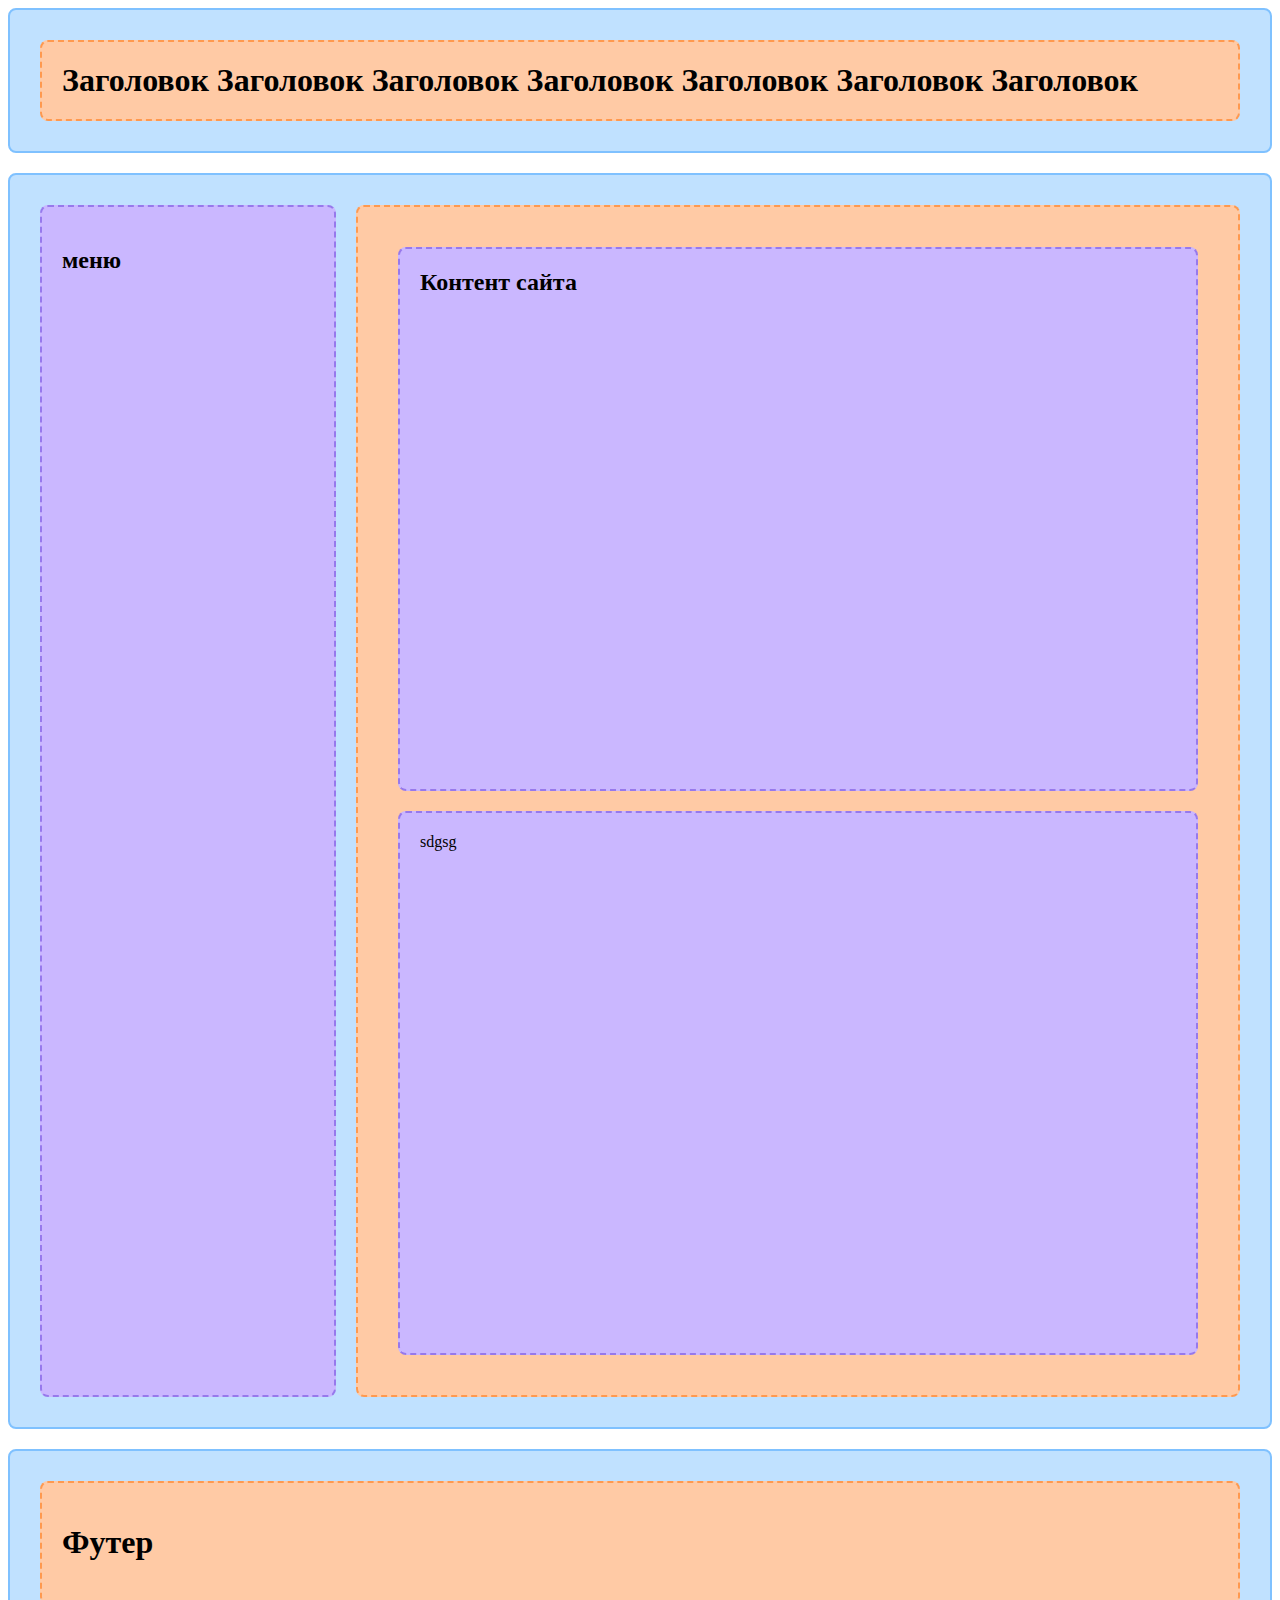
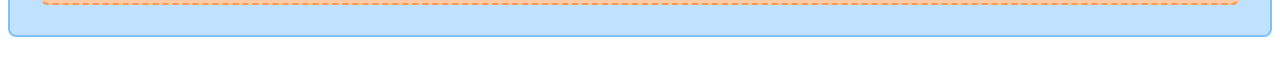
<file: Stroke/index.html>
<!Doctype html>
<html lang="ru">
    <head>
        <meta charset="utf-8">
        <link rel="stylesheet" href="stylestroke.css">
        <title>Разметка страницы</title>
        <meta name="Работа с разметкой страницы" content="Пробник работы с разметкой страницы для обучения пользования разными тегами">
    </head>
    <body>
      
        <div class="container">
          <header>
            <h1 class="header-text">Заголовок Заголовок Заголовок Заголовок Заголовок Заголовок Заголовок</h1>
          </header>
          <main>
            <div class="container-main">
              <aside><h2>меню</h2></aside>
              <div class="main-content">
                <div><h2 class="content-only">Контент сайта</h2></div>
                <div><section class="section-content">sdgsg</section></div>
              </div>
            </div>
          </main>
          <footer>
            <div class="footer-content">
                <div class="header-text"><h1>Футер</h1></div>
            </div>
          </footer>
        </div>
    </body>
</html>
</file>
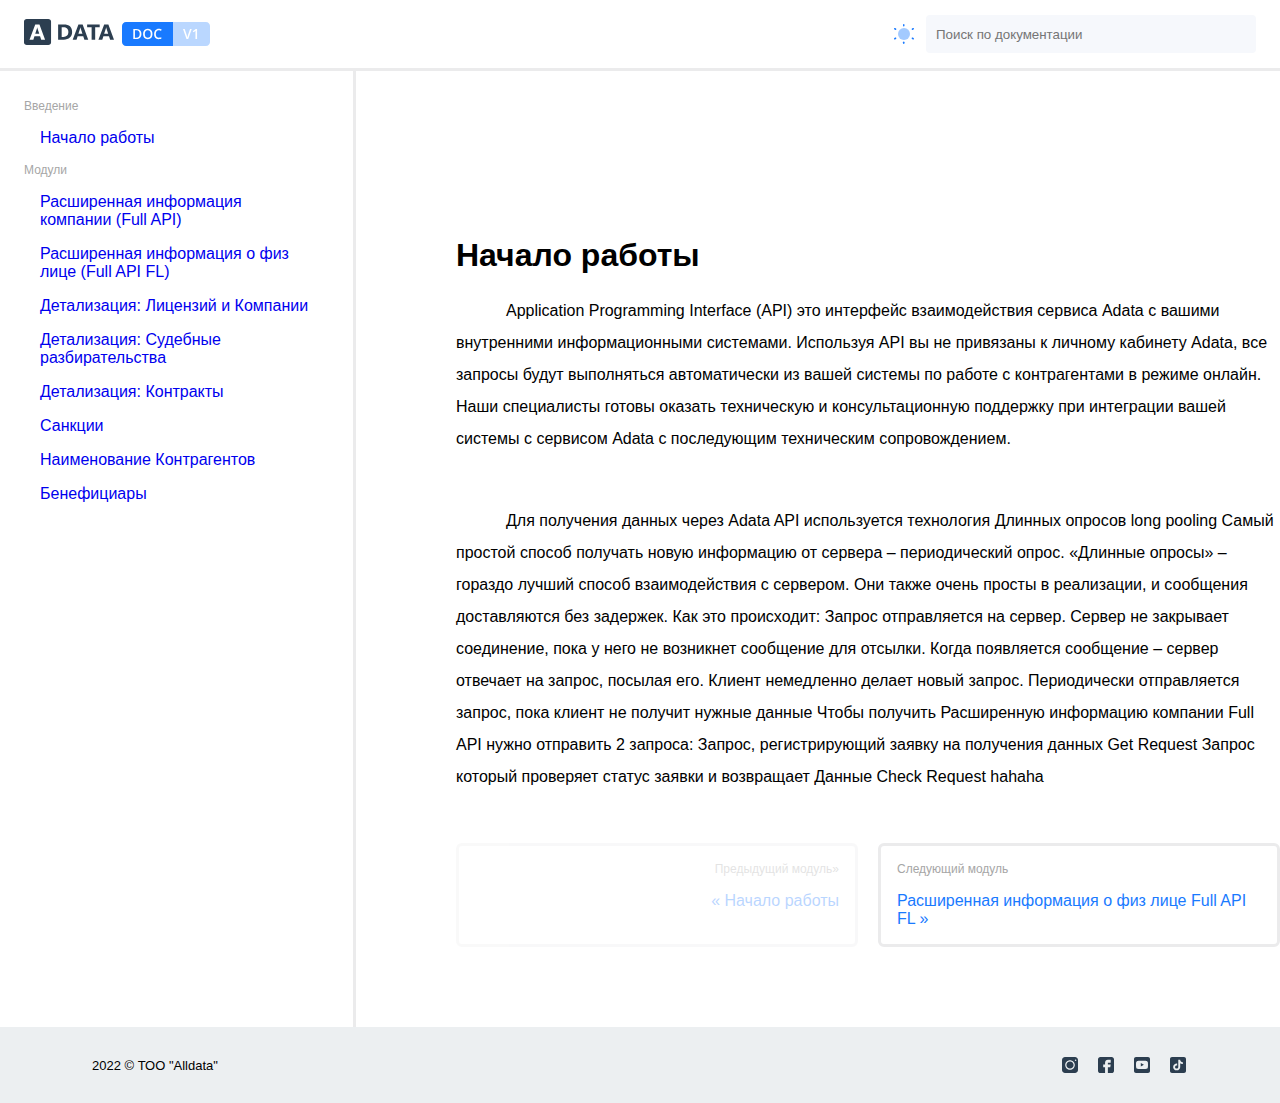
<file: API/api-main.html>
<!Doctype html>
<html lang="ru">
    <head>
        <meta charset="utf-8">
        <link rel="stylesheet" href="api-style.css">
        <title>Документация</title>
        <meta name="Работа api" content="Пробник работы с документаций по API для обучения">
    </head>
    <body>
        <header class="Header-block">
            <div class="Logo-in-line">
                <div class="adata-logo">
                    <img src="../API/images/Logo.svg">
                </div>
                <div class="doc-version">
                    <img src="../API/images/doc-1.svg">
                </div>
            </div>
            <div class="right-side-icon">
                    <div class="second-left-icon">
                        <img src="../API/images/brightness.svg">
                    </div>
                    <div>
                        <i class="input-search-icon"></i>
                        <input type="search" name="searchField" placeholder="Поиск по документации" class="search-input">
                    </div>
                </div>
        </header>
        <main class="main-app">
            <nav class="nav-space">
                <div class="sidenav">
                    <div>
                    <p class="second-text">Введение</p>
                    </div>
                    <div>
                        <p><a href="#">Начало работы</a></p>
                    </div>    
                    <div>
                        <p class="second-text">Модули</p>
                    </div>
                    <div>
                        <p><a href="#">Расширенная информация компании (Full API)</a></p>
                    </div>
                    <div>
                        <p><a href="#">Расширенная информация о физ лице (Full API FL)</a></p>
                    </div>
                    <div>
                        <p><a href="#">Детализация: Лицензий и Компании</a></p>
                    </div>
                    <div>
                        <p><a href="#">Детализация: Судебные разбирательства</a></p>
                    </div>
                    <div>
                        <p><a href="#">Детализация: Контракты</a></p>
                    </div>
                    <div>
                        <p><a href="#">Санкции</a></p>
                    </div>
                    <div>
                        <p><a href="#">Наименование Контрагентов</a></p>
                    </div>
                    <div>
                        <p><a href="#">Бенефициары</a></p>
                    </div>
                </div>
            </nav>
            <div class="main-content">
                <div>
                    <h1>Начало работы</h1>
                </div>
                <div class="space-content-text">
                   <div>
                       <p class="main-content-text">Application Programming Interface (API)  это интерфейс взаимодействия сервиса Adata с вашими внутренними информационными системами. Используя API вы не привязаны к личному кабинету Adata, все запросы будут выполняться автоматически из вашей системы по работе с контрагентами в режиме онлайн. Наши специалисты готовы оказать техническую и консультационную поддержку при интеграции вашей системы с сервисом Adata с последующим техническим сопровождением.</p>
                   </div>
                   <div>
                       <p class="main-content-text">Для получения данных через Adata API используется технология Длинных опросов long pooling
    
                        Самый простой способ получать новую информацию от сервера – периодический опрос. «Длинные опросы» – гораздо лучший способ взаимодействия с сервером.
                        Они также очень просты в реализации, и сообщения доставляются без задержек.
                        
                        Как это происходит:
                        
                        Запрос отправляется на сервер.
                        Сервер не закрывает соединение, пока у него не возникнет сообщение для отсылки.
                        Когда появляется сообщение – сервер отвечает на запрос, посылая его.
                        Клиент немедленно делает новый запрос.
                        Периодически отправляется запрос, пока клиент не получит нужные данные
                        
                        Чтобы получить Расширенную информацию компании Full API нужно отправить 2 запроса:
                        
                        Запрос, регистрирующий заявку на получения данных Get Request
                        Запрос который проверяет статус заявки и возвращает Данные Check Request hahaha
                       </p>
                   </div>
                   <div class="channger-container">
                      <div class="changer-1">
                          <p class="second-text-changer">Предыдущий модуль»</p>
                          <p class="second-changer-heading">« Начало работы</p>
                      </div>
                      <div class="changer-2">
                          <p class="second-text-changer">Следующий модуль</p>
                          <p class="second-changer-heading">Расширенная информация о физ лице Full API FL »</p>
                      </div>
                   </div>
                </div>
            </div>
        </main>
        <footer class="footer-conntainer">
            <div>
                <p class="footer-conntainer-text">2022 © ТОО "Alldata"</p>
            </div>
            <div class="footer-conntainer-icon">
                <img src="../API/images/logos-footer.svg">
            </div>
        </footer>
    </body>
</html>
</file>
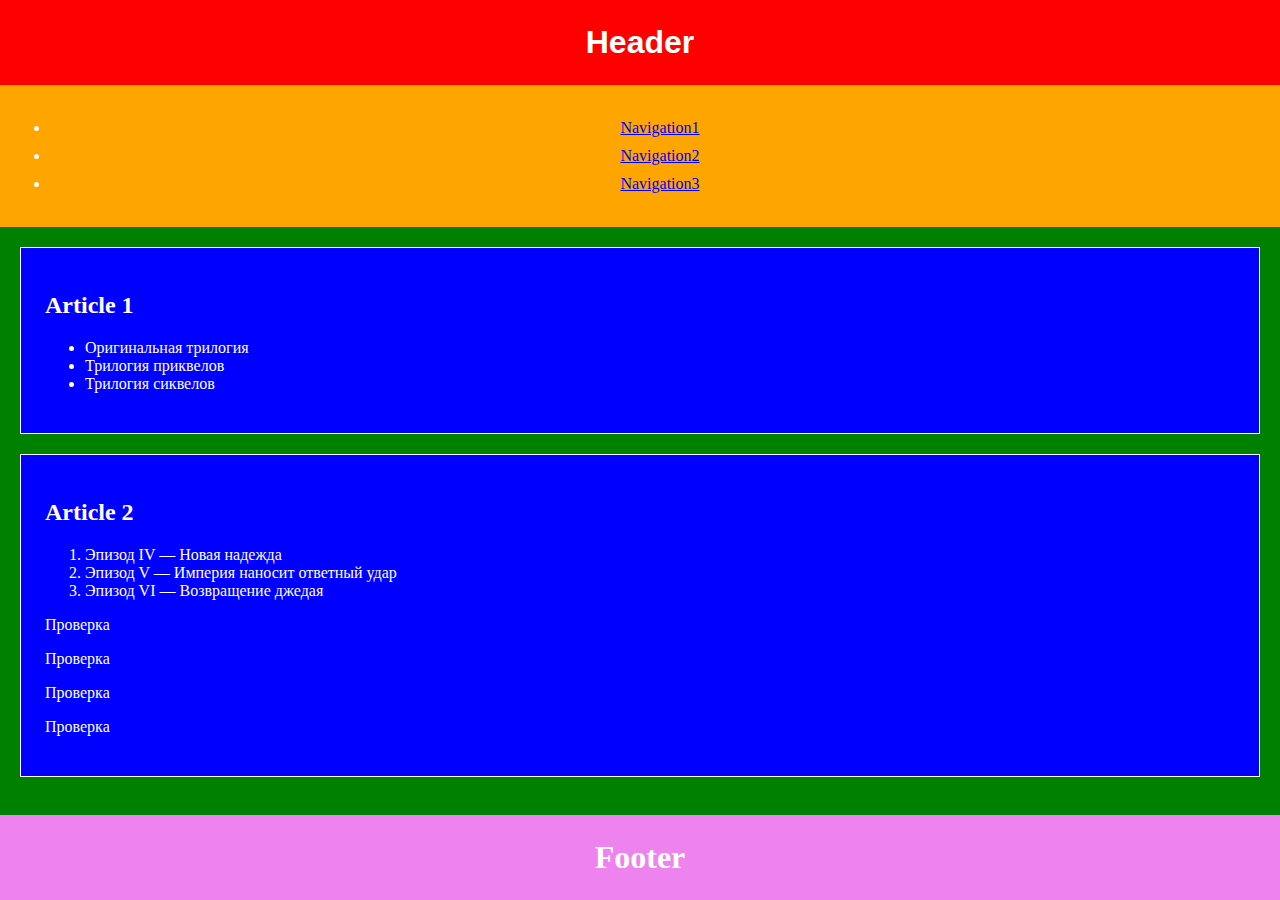
<file: Zadanie 1/zadanie1.html>
<!Doctype html>
<html lang="ru">
<head>
    <meta charset="utf-8">
    <link rel="stylesheet" href="zadanie1.css">
    <title>Zadanie 1</title>
</head>
<header>
    <p class="header1 header-add">Header</p>
    <nav>
        <ul class="ul-centred header-add">
            <li class="nav-inline "><a href="https://www.youtube.com/" target="_blank" title="youtube">Navigation1</a></li>
            <li class="nav-inline"><a href="https://www.youtube.com/" target="_blank" title="youtube">Navigation2</a></li>
            <li class="nav-inline"><a href="https://www.youtube.com/" target="_blank" title="youtube">Navigation3</a></li>
        </ul>
    </nav>
</header>
<body class="body-bg">
    <main>
        <article class="article-sides article-borders">
            <h2>Article 1</h2>
            <ul>
                <li>Оригинальная трилогия</li>
                <li>Трилогия приквелов</li>
                <li>Трилогия сиквелов</li>
            </ul>
        </article>
        <article class="article-sides article-borders">
            <h2>Article 2</h2>
            <ul class="list-listed">
                <li>Эпизод IV — Новая надежда</li>
                <li>Эпизод V — Империя наносит ответный удар</li>
                <li>Эпизод VI — Возвращение джедая</li>
            </ul>
            <p>Проверка</p>
            <p>Проверка</p>
            <p>Проверка</p>
            <p>Проверка</p>
        </article>
    </main>
</body>
<footer>
    <h1 class="footer-foot header-add">Footer</h1>
</footer>
</html>
</file>
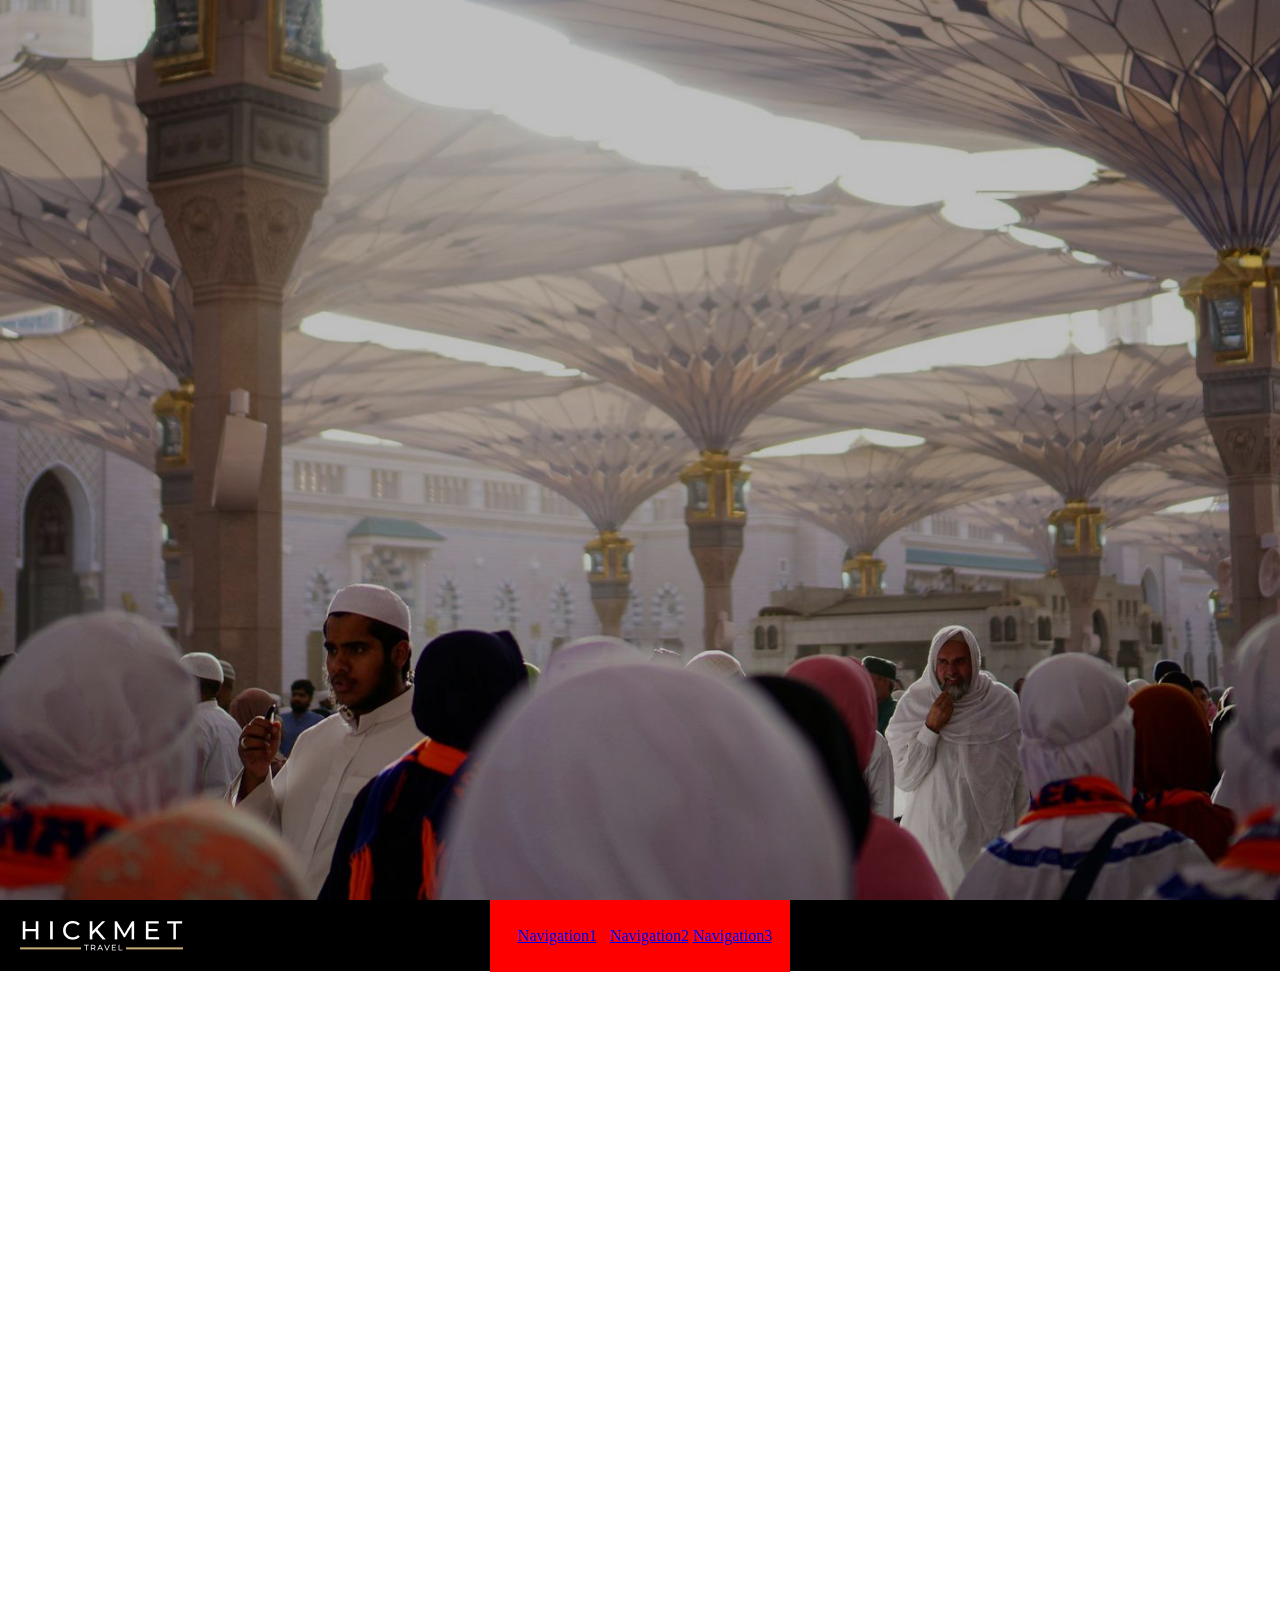
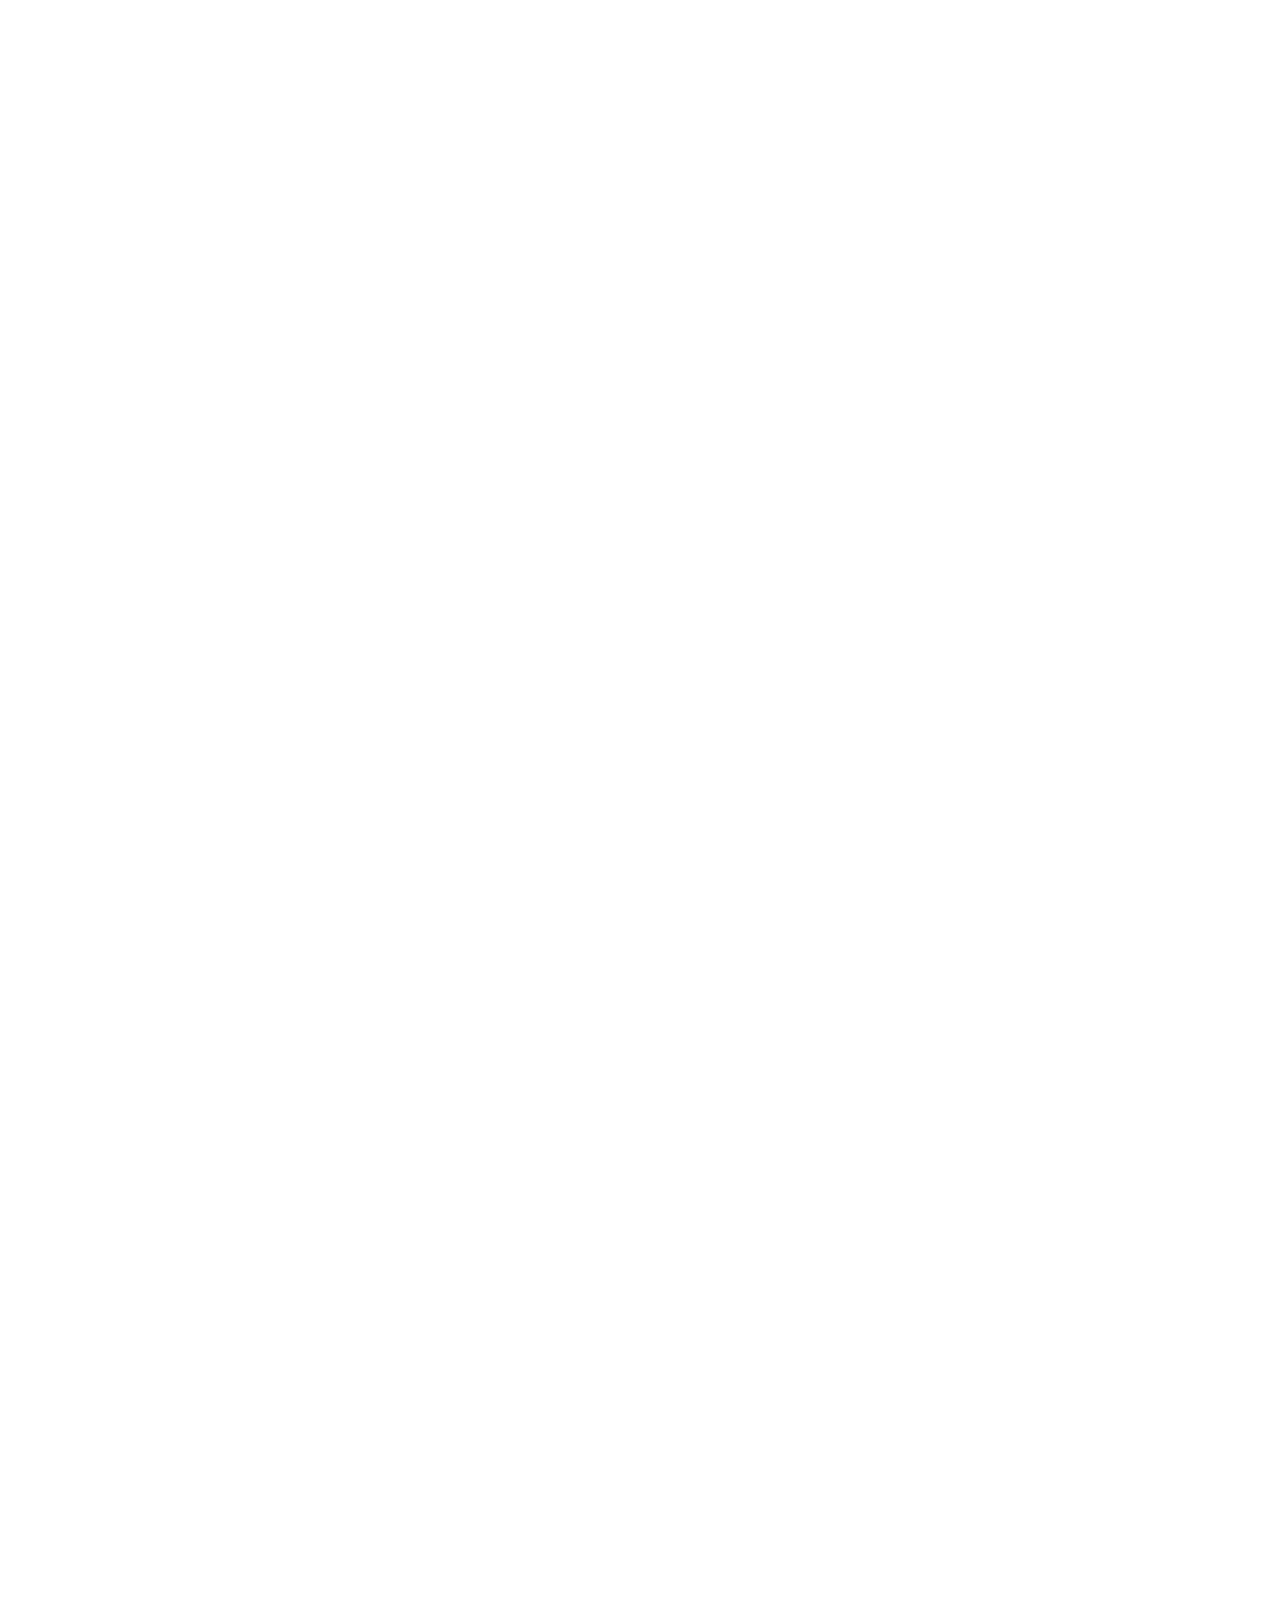
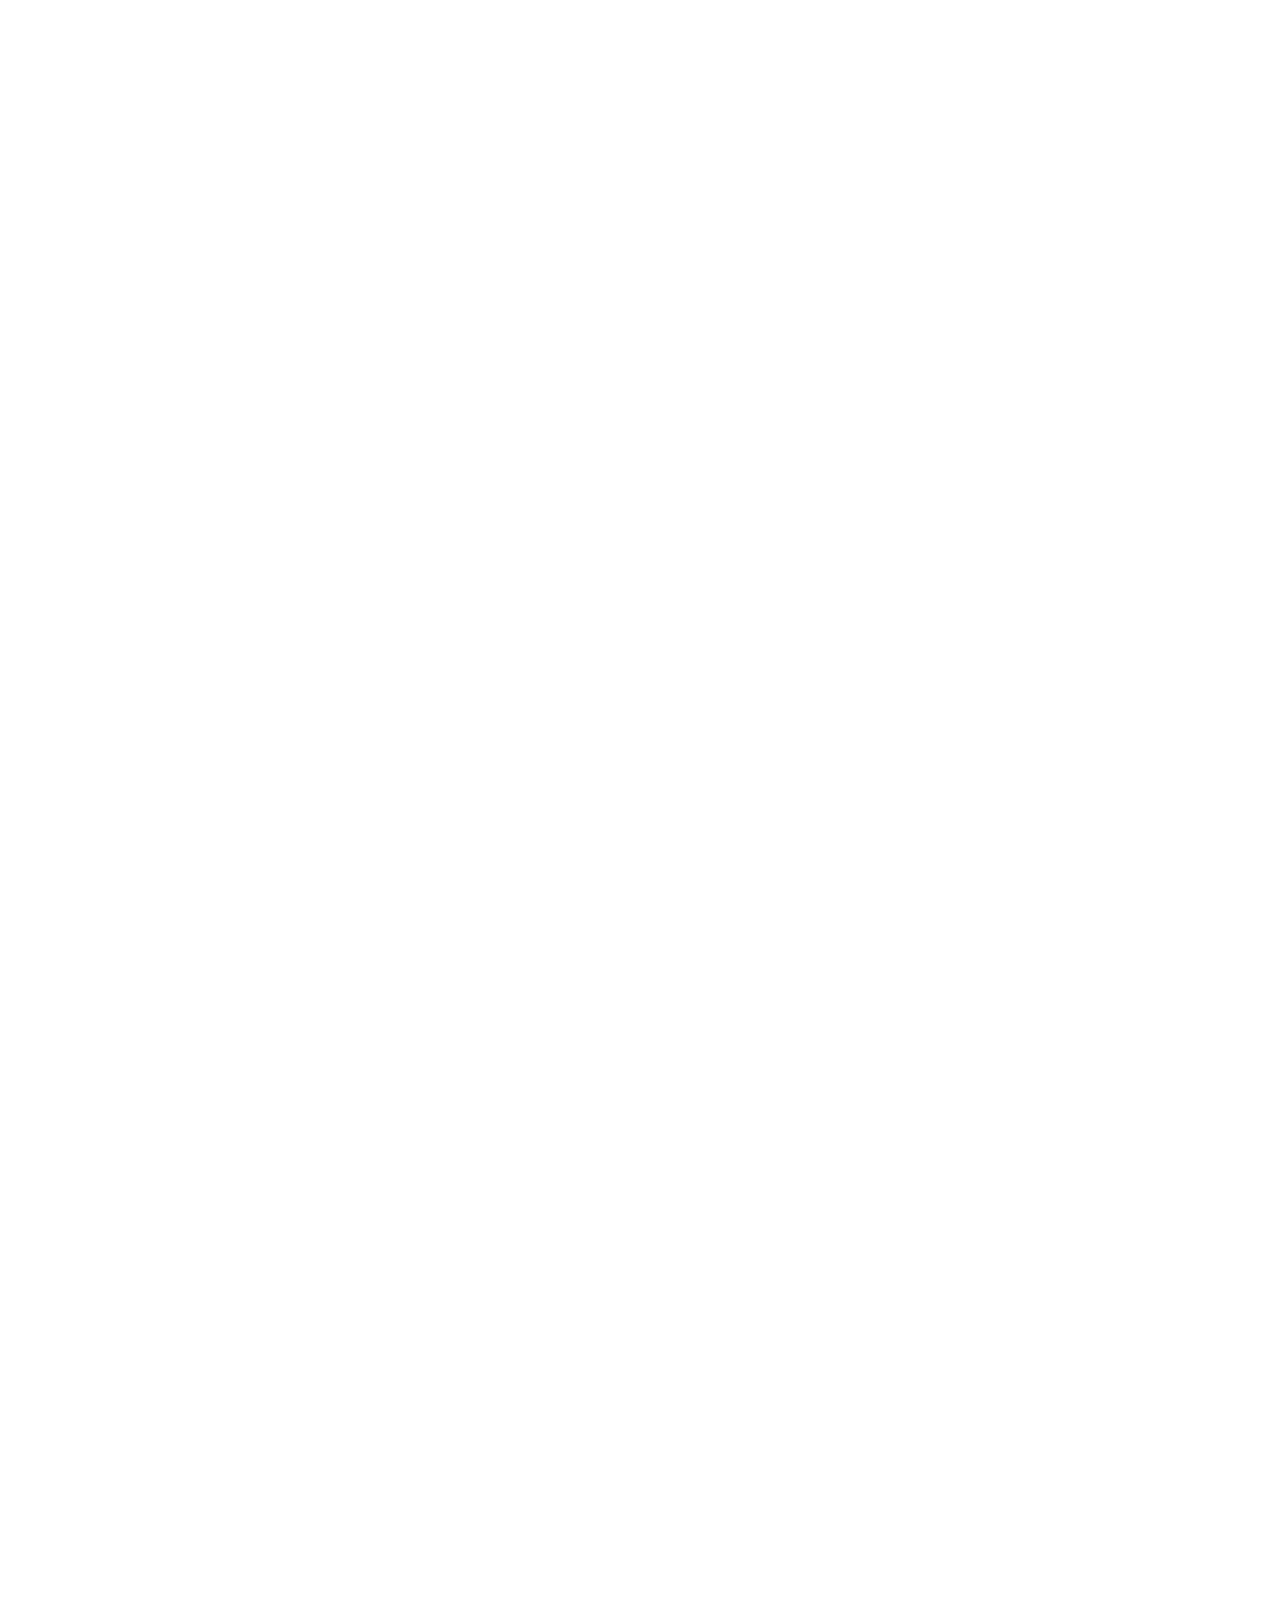
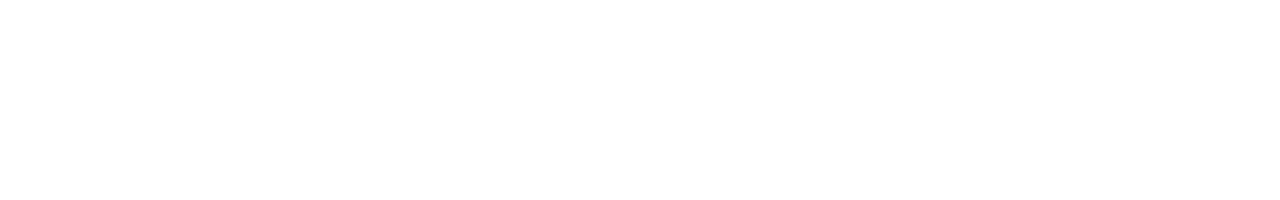
<file: zadanie2/zdanie2.html>
<!Doctype html>
<html lang="ru'">
    <head>
        <meta charset="utf-8">
        <link rel="stylesheet" href="zadanie2.css">
        <title>Hicmet Travel</title>
    </head>
    <body>
        <div class="bg-pic size"></div>
            <header>
                <div class="outer-div">
                    <div class="logo-cont logo-size left-div pad-mar"></div>
                       <div class="inner-div">
                        <ul class="inner-div">
                            <li class="nav-inline inner-div"><a
                                href="https://www.youtube.com/" target="_blank"
                                title="youtube">Navigation1</a></li>
                             <li class="nav-inline"><a
                                href="https://www.youtube.com/" target="_blank"
                                title="youtube">Navigation2</a></li>
                             <li class="nav-inline"><a
                                href="https://www.youtube.com/" target="_blank"
                                title="youtube">Navigation3</a></li>
                         </ul>
                       </div>
                </div>
            </header>
    </body>
</html>
</file>
<file: Stroke/stylestroke.css>
body {
    display: flex;
    justify-content: center;
    align-items: center;
}
header {
    background-color: #7fc1ff7d;
    border: 2px;
    border-style: solid;
    border-color: #7fc1ff;
    border-radius: 8px;
    padding: 10px;
}
.header-text {
    background-color: #ffcaa5;
    border: 2px;
    border-style: dashed;
    border-color: #ff994f;
    border-radius: 8px;
    padding: 20px;
    margin: 20px;
}
main {
    background-color: #7fc1ff7d;
    border: 2px;
    border-style: solid;
    border-color: #7fc1ff;
    border-radius: 8px;
    padding: 10px;
    margin-top: 20px;
    margin-bottom: 20px;    
}
aside {
    background-color: #cab7ff;
    border: 2px;
    border-style: dashed;
    border-color: #9779ec;
    border-radius: 8px;
    width: 30%;
    height: auto;
    padding: 20px;
    margin-top: 20px;
    margin-bottom: 20px; 
    margin-left: 20px;   
}
.container-main {
    display: flex;
    justify-content: left;
    align-items: left;    
}
.container {
    max-width: 1440px;
    width: 100%;
    margin: 0 auto;
}
.main-content {
    width: 100%;
    background-color: #ffcaa5;
    border: 2px;
    border-style: dashed;
    border-color: #ff994f;
    border-radius: 8px;
    padding: 20px;
    margin: 20px;
    justify-content: center;
    align-items: center; 
}
.section-content {
    height: 500px;
    background-color: #cab7ff;
    border: 2px;
    border-style: dashed;
    border-color: #9779ec;
    border-radius: 8px;
    padding: 20px;
    margin: 20px;      
}
.content-only {
    height: 500px;
    background-color: #cab7ff;
    border: 2px;
    border-style: dashed;
    border-color: #9779ec;
    border-radius: 8px;
    padding: 20px;
    margin: 20px;     
}
.footer-content {
    background-color: #7fc1ff7d;
    border: 2px;
    border-style: solid;
    border-color: #7fc1ff;
    border-radius: 8px;
    padding: 10px;
    margin-top: 20px;
    margin-bottom: 20px;     
}
</file>
<file: API/api-style.css>
body {
    display: block;
    margin: auto;
    font-family: 'Segoe UI', Tahoma, Geneva, Verdana, sans-serif;
    width: 100%;
}
.Header-block {
    justify-content: space-between;
    display: flex;
    padding-top: 15px;
    padding-right: 24px;
    padding-bottom: 15px;
    padding-left: 24px;
    border-bottom-style: solid;
    border-color: #EBEBEC;
}
.Logo-in-line {
    display: flex;
    align-items: center;
    justify-content: center;
    padding: 0px;
    margin: 0px;
    gap: 8px;
}
.doc-version {
    display: flex;
    align-items: center;
    justify-content: center;
    padding: 0px;
    margin: 0px;
}
.right-side-icon {
    display: flex;
    justify-content: center;
    align-items: center;
    gap: 10px;
}
.second-left-icon{
    display: flex;
}
.search-input {
width: 330px;
height: 38px;
background-color: #F6F8FC;
border: none;
border-radius: 4px;
padding: 10px;
font-family: 'Segoe UI', Tahoma, Geneva, Verdana, sans-serif;
}
.sidenav{
    height: 100vh;
    width: 305px;
    border-right-style: solid;
    border-color: #EBEBEC;
    margin: 0px;
    padding: 28px 24px;
    font-weight: 500;
}
.second-text {
    font-size: 12px;
    font-weight: 500;
    color: #A6A6A6;
    margin: 0px;
}
p {
    margin: 16px;
}
.nav-space {
    display: flex;
    gap: 20px;
}
.main-app {
    display: flex;
    gap: 100px;
}
.main-content {
    align-content: center;
    margin-top: 64px;
    width: 890px;
    align-items: center;
    justify-content: center;
}
.main-content-text {
    margin-top: 0px;
    margin-bottom: 50px;
    margin-left: 0px;
    margin-right: 0px;
    line-height: 32px;
    text-indent: 50px;
}
a:link {
    text-decoration: none;
}
a:visited {
    color: #2C3E50;
} 
  a:hover {
    color: lightgreen;
    text-decoration:underline;
  } 
  a:active {
    color: hotpink;
  }
  .changer-1 {
    text-align: right;
    border-radius: 6px;
    border-style: solid;
    border-color: #EBEBEC;
    width: 100%;
    opacity: 30%;
  }
  .changer-2 {
    text-align: left;
    border-radius: 6px;
    border-style: solid;
    border-color: #EBEBEC;
    width: 100%;
  }
  .channger-container {
    display: flex;
    justify-content: space-between;
    gap: 20px;
  }
  .second-text-changer {
    font-size: 12px;
    font-weight: 500;
    color: #A6A6A6;
  }
  .second-changer-heading {
    font-weight: 500;
    color: #197AFF; 
  }
  .footer-conntainer {
    background-color: #ECEFF1;
    display: flex;
    height: 48px;
    padding: 14px 92px;
    justify-content: space-between;
    align-items: center;
  }
  .footer-conntainer-text {
    margin: 0px;
    font-weight: 400;
    font-size: small;
  }
  .footer-conntainer-icon {
    display: flex;
  }
  .changer-2:hover {
    background-color: #eceff186;
  }
</file>
<file: Zadanie 1/zadanie1.css>
body {
    margin: 0 0;
    padding: 0 0;
}
.header1 {
    font-family: 'Segoe UI', Tahoma, Geneva, Verdana, sans-serif;
    text-align: center;
    font-weight: bold;
    font-size: 32px;
    background-color: red;
    color: #fff;
}
.header-add {
    margin: 0;
    padding-top: 24px;
    padding-bottom: 24px;
}
.ul-centred {
    text-align: center;
    background-color: orange;
    color: #fff;
}
.nav-inline {
    margin: 10px;
    display: inli1ne;
}
.body-bg {
    background-color: green;
}
.article-sides {
    margin: 20px;
    padding: 24px;
    color: #fff;
    background-color: blue;
}
.article-borders {
    border-style: solid;
    border-width: 1px;
    border-color: #fff;
}
.list-listed {
    list-style: numbers;
}
.footer-foot {
    text-align: center;
    color: #fff;
    background-color: violet;
    position: fixed;
    left: 0;
    bottom: 0;
    width: 100%;
}
</file>
<file: zadanie2/zadanie2.css>
body {
    margin: 0 0;
    padding: 0 0;
    height: 5000px;
}
.logo-cont {
    background-image: url('./images and icons/logo.png');   
    background-repeat: no-repeat;
    background-position: center;
}
.logo-size {
    height: 31px;
    width: 163px;
    margin: 10px 50px;
    padding: 10px;
    position: absolute;
}
.bg-pic {
    background-image: url('./images and icons/masjid-nabawi-5515745_1920 1.jpg');
    height: 100vh;
    background-size: auto;
    background-repeat: no-repeat;
}
.size {
    background-size: cover;
    background-position: center;
}
.ul-centred {
    margin: 0;
    text-align: center;
    color: #fff;
}
.nav-inline {
    padding: 0px;
    margin: 0px;
    display: inline;
}
.pad-mar {
    margin: 10px;
    padding: 10px;
}
.outer-div {
    width: 100%;
    height: 71px;
    text-align: center;
    background-color: black;
}
.inner-div {
    display: inline-block;
    margin: 0px;
    padding: 9px;
    background-color: red;
    text-align: center;
}
.left-div {
    justify-content: left;
}
</file>
